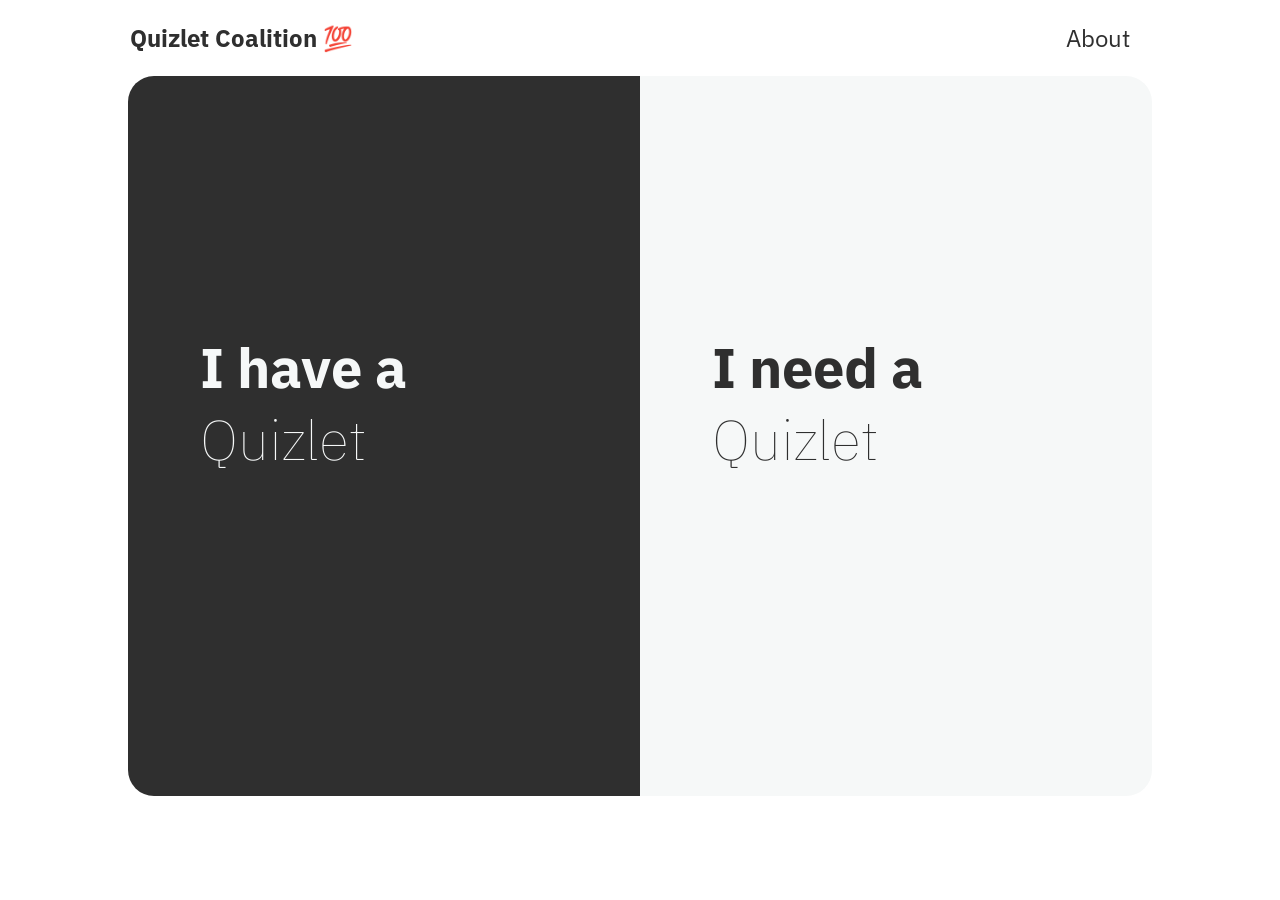
<file: index.html>
<!DOCTYPE html>
<html>
<head>
	<title>Quizletcoalition.cc | Home</title>
	<link href="assets/css/style.css" rel="stylesheet">
	<link rel="stylesheet" href="https://cdnjs.cloudflare.com/ajax/libs/font-awesome/4.7.0/css/font-awesome.min.css">
	<meta name="viewport" content="width=device-width,initial-scale=1.0">
</head>
<body>
	<div class="maincontent padded">
		<div class="navbar top clearfix">
			<a href="index.html" style="color:var(--black-rep);"><h2 class="bold left">Quizlet Coalition</h2></a>
			<div class="right">
				<a href="about" class="link">About</a>
			</div>
		</div>
		<div class="index-split">
			<div class="index-left">
				<div class="content">
					<h1>I have a</h1>
					<h1 class="thin">Quizlet</h1>
					<div class="options options-offer">
						<a href="add" class="btn dark outline">Add your Quizlet</a><br>
					</div>
				</div>
			</div>
			<div class="index-right">
				<div class="content">
					<h1>I need a</h1>
					<h1 class="thin">Quizlet</h1>
					<div class="options options-request">
						<a href="browse" class="btn light outline">Browse by teacher</a><br>
					</div>
				</div>
			</div>
		</div>

		<div class="footer">
		</div>
	</div>
</body>
</html>
</file>
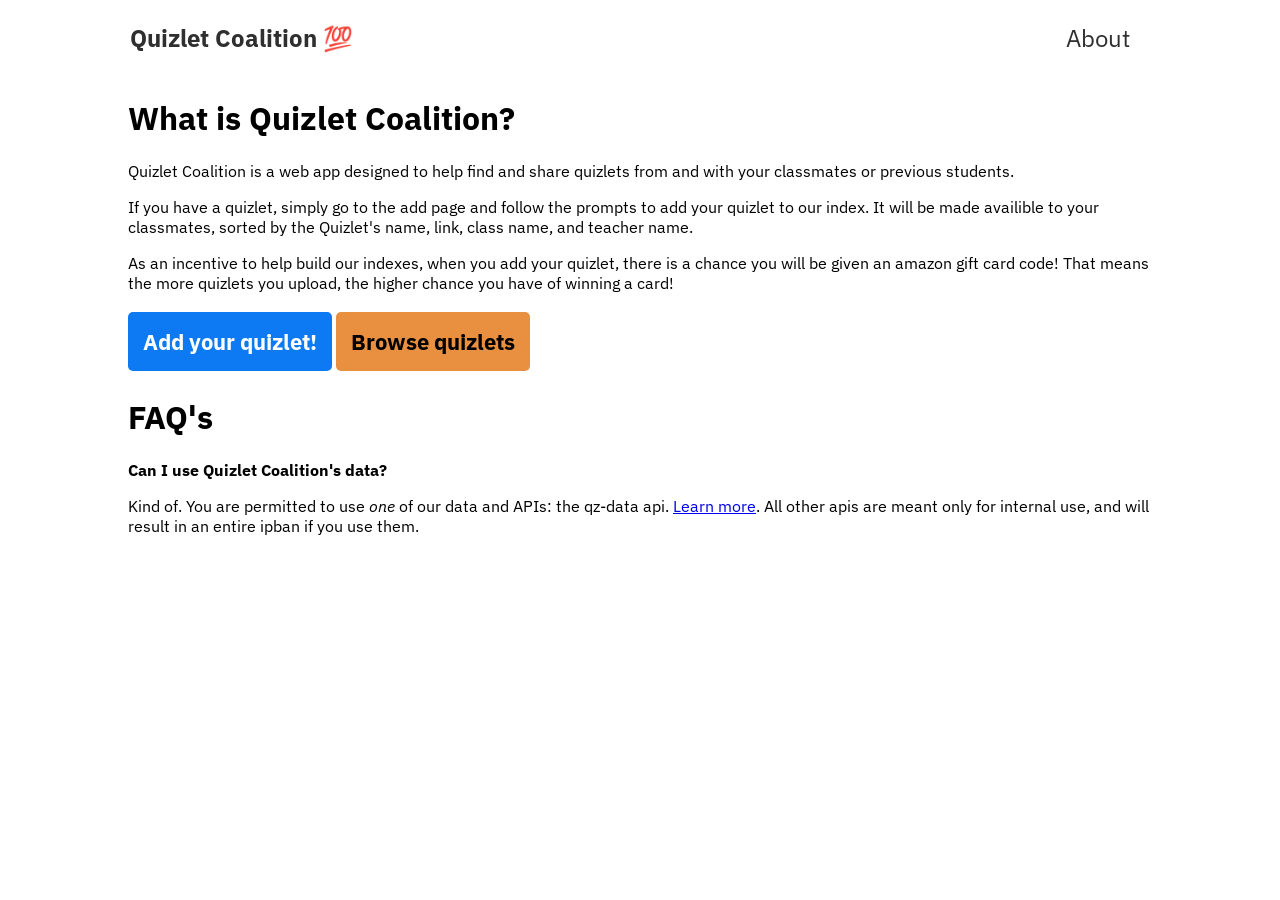
<file: about.html>
<!DOCTYPE html>
<html>
<head>
	<title>Quizletcoalition.cc</title>
	<link href="assets/css/style.css" rel="stylesheet">
	<link rel="stylesheet" href="https://cdnjs.cloudflare.com/ajax/libs/font-awesome/4.7.0/css/font-awesome.min.css">
	<meta name="viewport" content="width=device-width,initial-scale=1.0">
</head>
<body>
	<div class="maincontent padded">
		<div class="navbar top clearfix">
			<a href="index.html" style="color:var(--black-rep);"><h2 class="bold left">Quizlet Coalition</h2></a>
			<div class="right">
				<a href="about" class="link">About</a>
			</div>
		</div>
    <div class="index">
      <h1>What is Quizlet Coalition?</h1>
      <p>Quizlet Coalition is a web app designed to help find and share quizlets from and with your classmates or previous students.</p>
      <p>If you have a quizlet, simply go to the add page and follow the prompts to add your quizlet to our index. It will be made availible to your classmates, sorted by the Quizlet's name, link, class name, and teacher name.</p>
      <p>As an incentive to help build our indexes, when you add your quizlet, there is a chance you will be given an amazon gift card code! That means the more quizlets you upload, the higher chance you have of winning a card!
      </p>
      <a class="btn blue">Add your quizlet!</a>  <a class="btn qz-yellow">Browse quizlets</a>
      <h1>FAQ's</h1>
      <p><b>Can I use Quizlet Coalition's data?</b></p>
      <p>Kind of. You are permitted to use <i>one</i> of our data and APIs: the qz-data api. <a href="developers">Learn more</a>. All other apis are meant only for internal use, and will result in an entire ipban if you use them.</p>
    </div>


		<div class="footer">
		</div>
	</div>
</body>
</html>
</file>
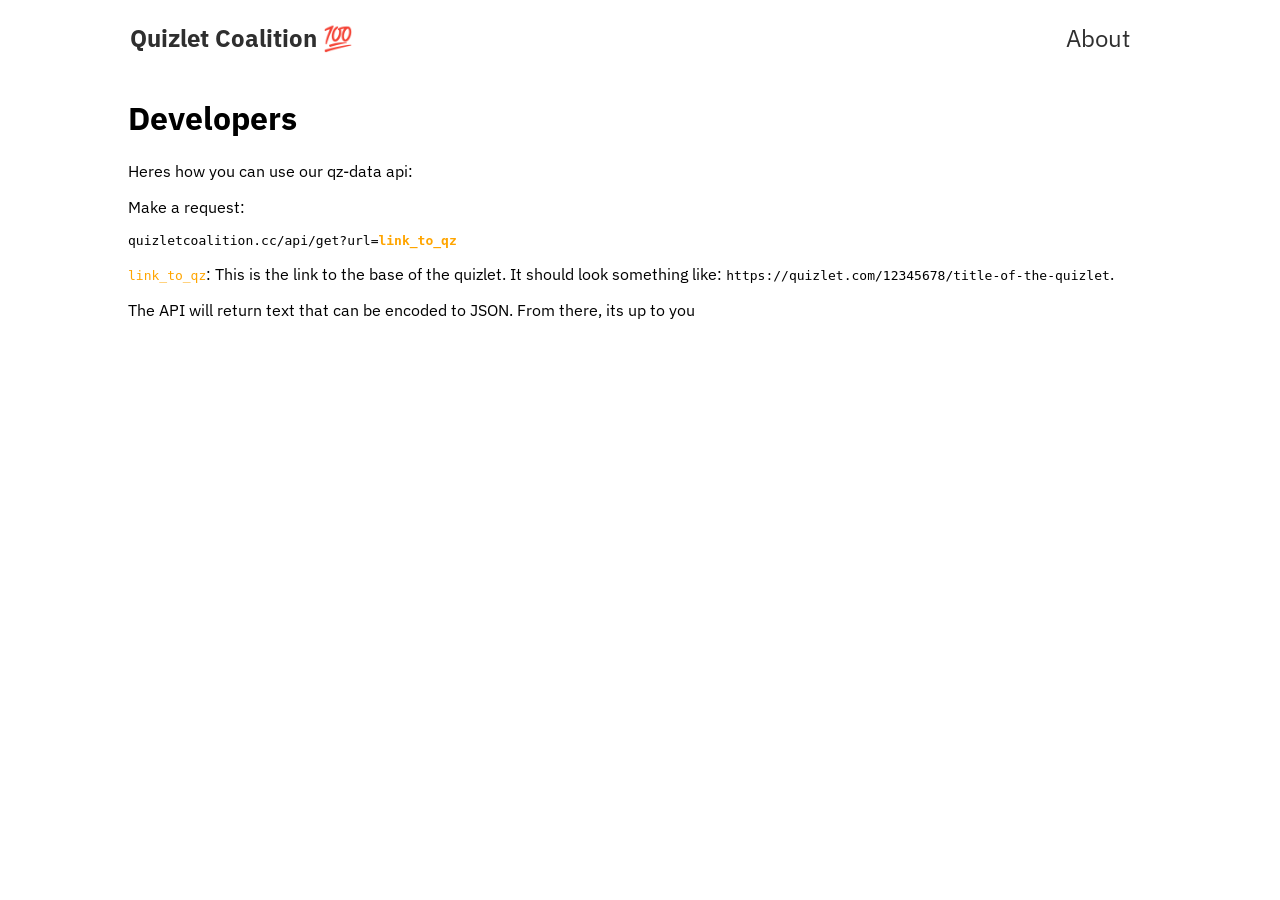
<file: developers.html>
<!DOCTYPE html>
<html>
<head>
	<title>Quizletcoalition.cc</title>
	<link href="assets/css/style.css" rel="stylesheet">
	<link rel="stylesheet" href="https://cdnjs.cloudflare.com/ajax/libs/font-awesome/4.7.0/css/font-awesome.min.css">
	<meta name="viewport" content="width=device-width,initial-scale=1.0">
</head>
<body>
	<div class="maincontent padded">
		<div class="navbar top clearfix">
			<a href="index.html" style="color:var(--black-rep);"><h2 class="bold left">Quizlet Coalition</h2></a>
			<div class="right">
				<a href="about" class="link">About</a>
			</div>
		</div>
    <div class="index">
      <h1>Developers</h1>
      <p>Heres how you can use our qz-data api:</p>
      <p>Make a request: <pre><code>quizletcoalition.cc/api/get?url=<span style="color:orange;font-weight:bold;">link_to_qz</span></code></pre>
      <p><code><span style="color:orange;">link_to_qz</span></code>: This is the link to the base of the quizlet. It should look something like: <code>https://quizlet.com/12345678/title-of-the-quizlet</code>.</p>
      <p>The API will return text that can be encoded to JSON. From there, its up to you</p>
    </div>


		<div class="footer">
		</div>
	</div>
</body>
</html>
</file>
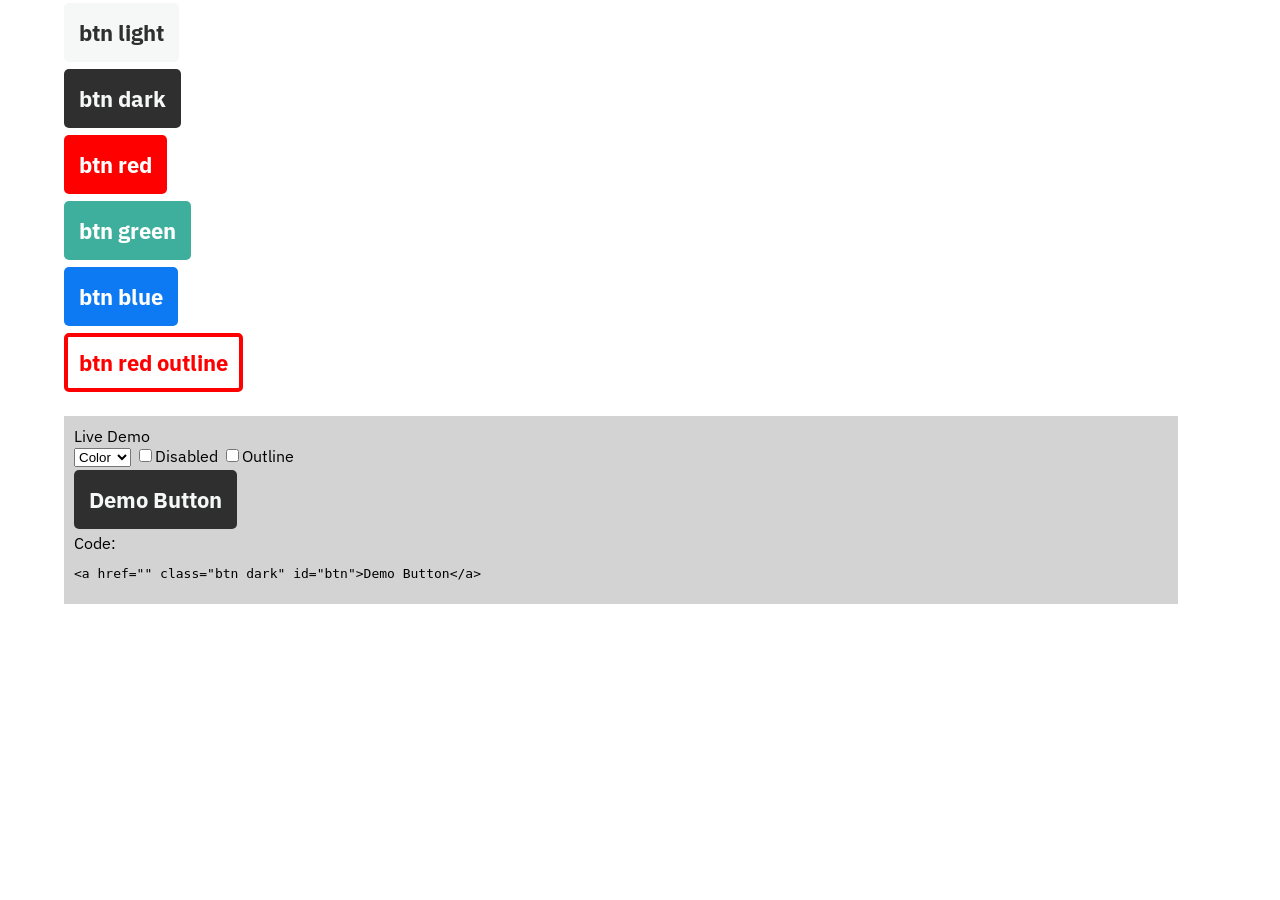
<file: docs/button.html>
<!DOCTYPE html>
<html>
<head>
	<title>Button</title>
	<link href="../assets/css/style.css" rel="stylesheet">
</head>
<body style="padding-left:5%">
<a href="" class="btn light">btn light</a><br>
<a href="" class="btn dark">btn dark</a><br>
<a href="" class="btn red">btn red</a><br>
<a href="" class="btn green">btn green</a><br>
<a href="" class="btn blue">btn blue</a><br>
<a href="" class="btn red outline">btn red outline</a><br><br>
<div style="padding:10px;background-color:lightgrey;width:90%">
	Live Demo<br>
	<select onchange="updateCol(this.value)">
		<option value="color">Color</option>
		<option value="dark">dark</option>
		<option value="light">light</option>
		<option value="red">red</option>
		<option value="green">green</option>
		<option value="blue">blue</option>
	</select>
	<input type="checkbox" id="check" onchange="updateDis()"><label for="check">Disabled</label>
	<input type="checkbox" id="outline" onchange="updateOut()"><label for="outline">Outline</label>
	<br>
	<span id="btnspan"><a href="" class="btn dark" id="btn">Demo Button</a></span><br>
	Code:
	<pre><code id="code"></code></pre>
</div>
<script>
	function updateCol(val) {
		document.getElementById("btn").classList.remove("red","green","blue","light","dark")
		document.getElementById("btn").classList.add(val)
		updateCode()
	}
	function updateDis() {
		document.getElementById("btn").classList.toggle("disabled")
		updateCode()
	}
	function updateOut() {
		document.getElementById("btn").classList.toggle("outline")
		updateCode()
	}
	function updateCode() {
		document.getElementById("code").innerHTML=document.getElementById("btnspan").innerHTML.replace("<","&lt;").replace(">","&gt;").replace("<","&lt;").replace(">","&gt;")
	}
	updateCode()
</script>
</body>
</html>
</file>
<file: assets/css/style.css>
@import url('https://fonts.googleapis.com/css?family=IBM+Plex+Sans&display=swap');


:root {
	--black-rep:#2f2f2f;
	--lightgrey:#f6f8f8;
	--width-left:43%;
	--width-right:43%;
}

.textarea-reset {
	border:0;
	margin:0;
	padding:0;
}

body, html {
	margin:0;
	padding:0;
	font-family: 'IBM Plex Sans', sans-serif;
	-webkit-touch-callout: none; /* iOS Safari */
    -webkit-user-select: none; /* Safari */
     -khtml-user-select: none; /* Konqueror HTML */
       -moz-user-select: none; /* Old versions of Firefox */
        -ms-user-select: none; /* Internet Explorer/Edge */
            user-select: none;
}

.left {
	float:left;
}
.navbar.top .bold.left {
	border: 2px solid transparent;
}

.navbar.top .bold.left::after {
	content: " 💯";
}

.right {
	float:right;
}

.bold {
	font-weight:bold;
}

.maincontent.padded {
	padding:0 10%;
}

.clearfix {
	overflow: auto;
}

.navbar .right {
	display:table;
}

.link {
	display: inline-block;
  font-size: 1.5em;
  margin-block-start: 0.83em;
  margin-block-end: 0.83em;
  margin-inline-start: 0px;
  margin-inline-end: 0px;
  color:var(--black-rep);
  text-decoration:none;
  padding:0 10px;
  margin-left:10px;
  margin-right:10px;
  border:2px solid white;
  border-radius:5px;
  border-spacing:9px;
  -moz-transition: border .3s;
  -o-transition: border .3s;
  -webkit-transition: border .3s;
  transition: border .3s;
}

.link:hover {
	border:2px solid var(--black-rep);
	border-radius:5px;
}

.link-col {
	display: inline-block;
  font-size: 1.5em;
  margin-block-start: 0.83em;
  margin-block-end: 0.83em;
  margin-inline-start: 0px;
  margin-inline-end: 0px;
  color:var(--bgc);
  text-decoration:none;
  padding:0 10px;
  margin-left:10px;
  margin-right:10px;
  border:2px solid var(--hlc);
  border-radius:5px;
  border-spacing:9px;
  -moz-transition: border .3s;
  -o-transition: border .3s;
  -webkit-transition: border .3s;
  transition: border .3s;
}

.link-col:hover {
	border:2px solid var(--bgc);
	border-radius:5px;
}

.index-search {
	width:100%;
}

.index-split {
	width:100%;
	height:80vh;
}

.index-left:hover {
	--inner-opacity-il:1;
	/* --width-left:50%;
	--width-right:1%!important; */
}

.index-right:hover {
	--inner-opacity-ir:1;
	/* --width-left:1%;
	--width-right:50%; */
 }

.index-left {
	--inner-opacity-il:0;

	float:left;
	display:table;
	height:100%;
	background-color:var(--black-rep);
	width:var(--width-left);
    border-top-left-radius: 26px;
    border-bottom-left-radius: 26px;
    padding-left:7%;
		transition:.3s;
}

.index-left .content h1 {
    font-size: 3.5em;
    margin-block-start: 0;
    margin-block-end: 0;
}

.index-left .content {
	display: table-cell;
	vertical-align: middle;
	color:var(--lightgrey);
}

.index-right {
	--inner-opacity-ir:0;
	float:right;
	transition:.3s;
	display:table;
	height:100%;
	background-color:var(--lightgrey);
	width:var(--width-right);
    border-top-right-radius: 26px;
    border-bottom-right-radius: 26px;
    padding-left:7%;
}

.index-right .content {
	display: table-cell;
	vertical-align: middle;
	color:var(--black-rep);
}

.index-right .content h1 {
    font-size: 3.5em;
    margin-block-start: 0;
    margin-block-end: 0;
}



.options {
	transition:.3s;
}

.options.options-offer {
    opacity: var(--inner-opacity-il);
}

.options.options-request {
    opacity: var(--inner-opacity-ir);
}


.thin {
	font-weight:lighter;
}

.footer {
    text-align:center;
}

.footer p {
    color:grey;
}

.helper-text {
	color:darkgrey;
}

/*BUTTONS*/

.btn {
    padding: 15px;
    border-radius: 5px;
    line-height: 3;
    text-decoration:none;
    transition:background-color .3s;
    font-size: 22px;
    font-weight: bold;
    background-color:var(--bgc);
    color:var(--hlc);
		cursor: pointer;
}

.btn:hover {
    background-color:var(--hovc);
}

.btn.input-inline {
	padding:15px;
	line-height:3;
	font-size:16px;
  padding-top: 13px;
}

.btn.inline {
	line-height:1;
	padding:0;
	font-size:inherit;
	text-decoration:underline;
	font-weight:inherit;
}

.btn.outline {
    line-height:3;
    padding:11px;
    border:4px solid var(--bgc);
    color:var(--bgc);
    background-color:var(--hlc);
}

.btn.outline:hover {
    background-color: var(--olhovc)!important;
}

.btn.outline.light,.btn.outline.dark {
    line-height:3;
    padding:11px;
    border:4px solid var(--hlc);
    color:var(--hlc);
    background-color:var(--bgc);
}

/*.btn.outline.light:hover,.btn.outline.dark:hover {
    background-color: var(--hovc)!important;
}*/

.btn.light, .light {
    --bgc:var(--lightgrey);
    --hlc:var(--black-rep);
    --hovc:#dadada;
    --olhovc:#dadada;
}

.btn.qz-blue {
	--bgc:#4257b2;
	--hlc:white;
	--hovc:#5c6bad;
	--olhovc:#5c6bad;
}

.btn.qz-red {
	--bgc:#9C2D13;
	--hlc:white;
	--hovc:#af655c;
	--olhovc:#af655c;
}

.btn.qz-yellow {
	--bgc:#E8903F;
	--hlc:black;
	--hovc: #ffb571;
	--olhovc: #ffb571;
}

.btn.dark {
    --bgc:var(--black-rep);
    --hlc:var(--lightgrey);
    --hovc:#4e4e4e;
    --olhovc:#4e4e4e;
}

.input.dark {
    --bgc:var(--black-rep);
    --hlc:white;
    --hovc:var(--lightgrey);
    --olhovc:var(--lightgrey);
}

.btn.blue, .blue {
    --bgc:#0D79F2;
    --hlc:white;
    --hovc:#479af7;
    --olhovc: #cbe4ff;
}

.btn.red, .red {
    --bgc:red;
    --hlc:white;
    --hovc: #ff5b5b;
    --olhovc:#ffdede;
}

.btn.green, .green {
    --bgc:#3FAF9D;
    --hlc:white;
    --hovc: #5fc1b1;
    --olhovc: #e1fff9;
}

.btn.lightgrey {
	--hlc:grey;
	transition:.3s;
}

.btn.lightgrey:hover {
	color:var(--black-rep)!important;
}

.btn.disabled, .disabled {
    pointer-events: none;
    opacity:.4;
}

.filter {
	position:sticky;
	position:-webkit-sticky;
	top:0;
	background-color:var(--lightgrey);
	width:20%;
	float:left;
	padding-left:2%;
}

.service-locs {
	float:left;
	width:46%;
	padding-left:2%;
}

.card {
	box-shadow: 0 4px 8px 0 rgba(0,0,0,0.2);
	width: 28%;
	margin-left: 4%;
	margin-bottom: 4%;
	height: 40vh;
	display: inline-block;
}

.card-img {
	max-width: 100%;
	max-height: 100%;
	display:block;
  margin-left: auto;
  margin-right: auto;
}

.card-label {
	padding:auto 2%;
	height:30%;
	bottom:0;
}

.halfwidth {
	width:50%;
}

.fullwidth {
	width:100%;
}

.img-container {

	display:table;
}

.card .img-container {
	height:70%;
}

.img-container div {
	display: table-cell;
	vertical-align:middle;
}

.tags span {
	color: white;
	background-color: var(--black-rep);
	padding: 0 15px;
	border-radius: 100px;
}

.preview {
	width:28%;
	padding-left:1%;
	padding-right:1%;
	/* height:70vh; */
	background-color:var(--lightgrey);
	float:right;
	color:var(--black-rep);
}

.clearfix {
	overflow:auto;
	clear:both;
}

.initial {
	height:initial;
	display:initial;
	vertical-align:initial;
}

table.outline {
	/* border-collapse:collapse; */
	width:100%;
}

table.outline td {
	border:4px solid #3e3d3d;
	/* border-collapse: collapse; */
}

.tcontainer {
	max-height:30vh;
	max-width:60%;
	overflow:scroll;
}

.table_display {
	max-height: 30vh;
	margin-top: 3%;
	border-radius: 5px;
	width: 40%;
	border: 4px solid white;
	overflow:scroll;
	display:none;
}

a.detailparent {
	text-decoration:none;
}

.detail {
	border-bottom: 2px solid white;
	padding: 11px;
	color:white;
	cursor:pointer;
}

.detail h3, .detail h5 {
	margin:0;
	line-height:1;
}

.detail.active {
	background-color:var(--bgc);
	color:white;
}

.dropdown#country_input {
	width:43%;
	padding-top:10px;
}

.col {
	color:var(--bgc);
}

.queryResult {
	border: 4px solid var(--black-rep);
	padding: 11px;
	margin-bottom:15px;
	border-radius:5px;
}

.queryResult h1,.queryResult h5 {
	margin:0;
}

@media only screen and (max-width:1500px) {
	.card {
		width:44%;
	}
}

@media only screen and (max-width:1100px) {
	.preview {
		display:none;
	}
	.service-locs {
		width:76%;
	}
}

@media only screen and (max-width:560px) {
	.card {
		width:88%;
	}
	.service-locs {
		float:none;
		width:100%
	}
	.filter {
		float:none;
		width:100%;
		position:static;
		margin-bottom:5%;
	}
	.tcontainer {
		max-width:80%;
	}
	#url_input, #state_input, #teacher_input, #teacherName, #schoolLocation, #schoolName, #courseName {
		display: block;
		width: calc(100% - 30px);
	}
	#country_input, .table_display, #schoolLocationCountry {
		width:100%!important;
	}
}

@media only screen and (max-width:850px) {
	.index-left {
		float:none;
		width:91%;
		height:50%;
		border-bottom-left-radius: 0px;
		border-top-right-radius: 26px;
	}
	.index-right {
		float:none;
		width:91%;
		height:50%;
		border-top-right-radius: 0px;
		border-bottom-left-radius: 26px;
	}
	.options {
		--inner-opacity-ir:1;
		--inner-opacity-il:1;
	}
	.navbar.top {
		font-size:.5rem;
	}
	.navbar.top .right {
		display:none;
	}
	.index-left .content h1, .index-right .content h1 {
		font-size:2.5rem;
	}
	.btn {
		font-size:12px;
		line-height:4!important;
		cursor:pointer!important;
	}
	.footer p {
		font-size:10px;
	}
}

.ads {
	width:1px;
}
</file>
